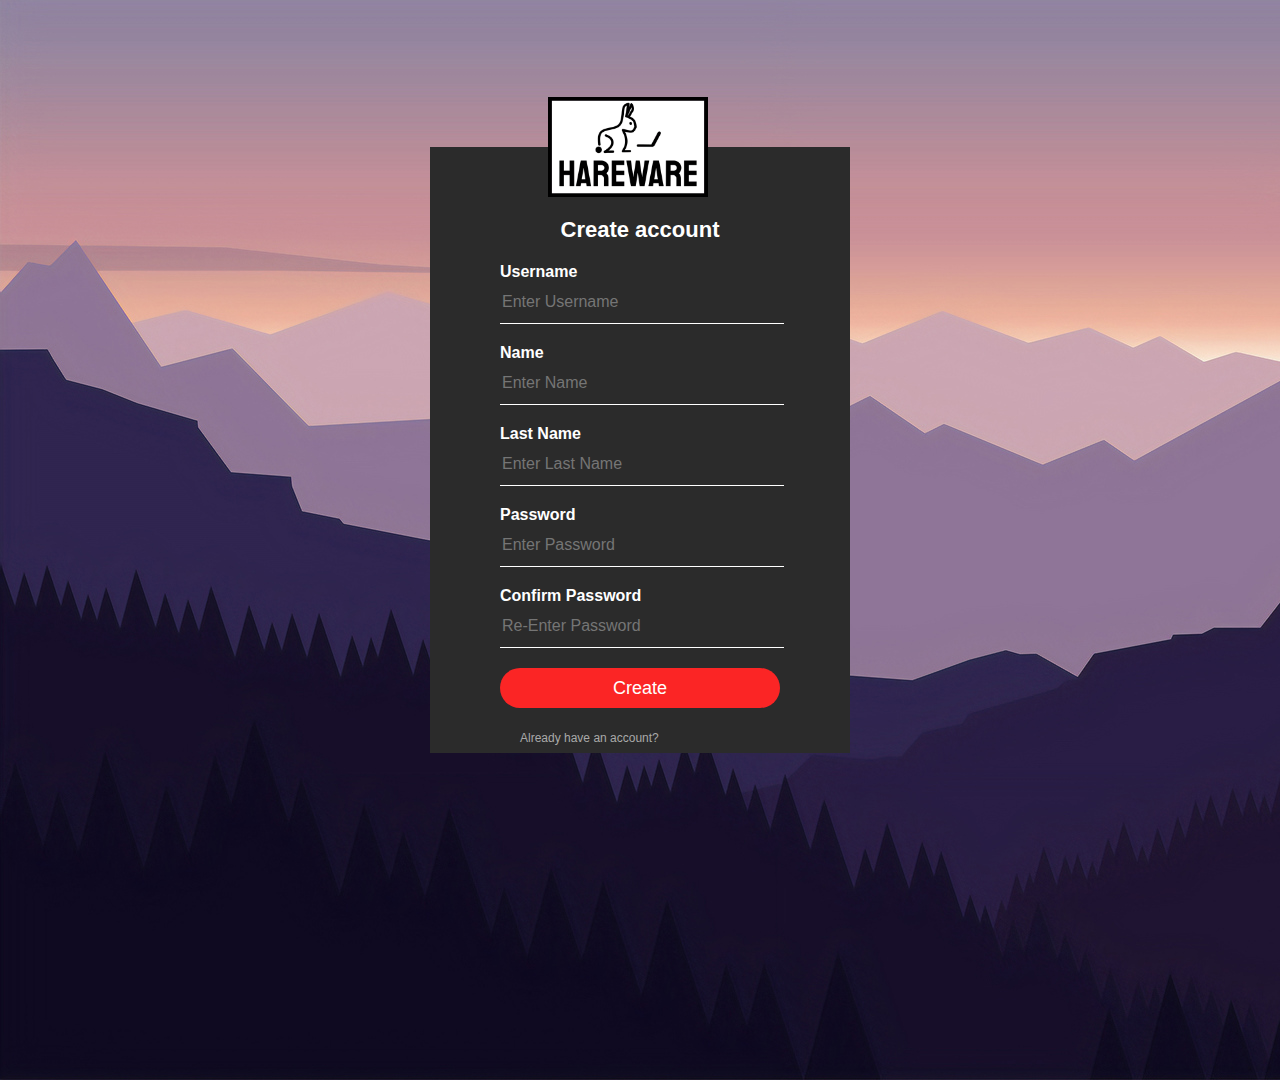
<file: urenregristratie/account/account.html>
<!DOCTYPE html>
<html lang="en">
<head>
  <meta charset="UTF-8">
  <meta http-equiv="X-UA-Compatible" content="IE=edge">
  <meta name="viewport" content="width=device-width, initial-scale=1.0">
  
  <title>Creat an account</title>
  <link rel="stylesheet" href="account.css">
</head>
<body>
  
  <div>
<img src="IMG/Background-Mac.jpg" class="background">
  </div>

  <div class="Login">
    <img src="IMG/Logo_HareWare.png" class="Logo">
  <h1>Create account</h1>
  
  
  
  
  
  
  
  <script type="text/javascript" language="JavaScript">
      
    //--------------------------------
    // This code compares two fields in a form and submit it
    // if they're the same, or not if they're different.
    //--------------------------------
    function checkEmail(theForm) {
      if (theForm.password.value != theForm.paswordcheck.value)
      {
        alert('those passwords dont match');
        return false;
      } else {
        return true;
      }
    }
    
    </script> 
  
  
  <form name="theForm" method="post" action="..\..\urenregristratie\login\index.html"onsubmit="return checkEmail(this);">
   
   <!--Hier maak ik de invul velden-->
    <p>Username</p>
    <input type="text" name="Username" placeholder="Enter Username" required>
    <p>Name</p>
    <input type="text" name="Name" placeholder="Enter Name" required>
    <p>Last Name</p>
    <input type="text" name="LastName" placeholder="Enter Last Name" required>
    <p>Password</p>
    <input type="password" name="password" placeholder="Enter Password" required>
    <p>Confirm Password</p>
    <input type="password" name="paswordcheck" placeholder="Re-Enter Password" required>
    <input type="submit" name="" value="Create">
    <!--<a href="#">Forgot your password?</a><br>-->
    <a href="../login/index.html">Already have an account?</a>


    
    
  </form>
  </div>
  
  


    



</body>
</html>
</file>
<file: urenregristratie/account/account.css>
body{
  margin: 0;
  padding:0;
  overflow: hidden;
  
}
/* de foto achter de inlog pagina*/
  .background {
   /* background-size: cover;
   background-position: center;
   font-family: sans-serif;
   background-repeat: no-repeat;
   height: 100vh;
   width: 100%;
   z-index: -300; */
   
  }
  /* de box zelf */
  .Login{ 
    padding: 70px 70px;
    width: 420px;
    background: #2b2b2b;
    color: #fff;
    top: 50%;
    Left: 50%;
    position: absolute;
    transform: translate(-50%,-50%);
    box-sizing: border-box;
    font-family: arial;
  }
/*het logo boven de inlog box*/
  .Logo{
    width: 160px;
    height: 100px;
    border-radius: 0%;
    position: absolute;
    top: -50px;
    left: calc(40% - 50px);
  }
 
  /* "Inlog here"*/
  h1{
    margin: 0;
    padding: 0 0 20px;
    text-align: center;
    font-size: 22px;
  }

  .Login p{
    margin: 0;
    padding: 0;
    font-weight: bold;
  }

  .Login input{
    width: 100%;
    margin-bottom: 20px;
  }
/* password box */
  .Login input[type="text"], input[type="Password"]
  {

    border: none;
    border-bottom: 1px solid #fff;
    background: transparent;
    outline: none;
    height: 40px;
    color: #fff;
    font-size: 16px;

  }
 /* Rode LOGIN knop*/
  .Login input[type="submit"]
{

  border: none;
  outline:none;
  height: 40px;
  background: #fb2525;
  color:#fff;
  font-size: 18px;
  border-radius: 20px;
}
/* het hover systeem */
 .Login input[type="submit"]:hover
 {

  cursor: pointer;
  background: #ffc107;
  color:#000;
 }
/* dont have a account? */
 .Login a{
  text-decoration: none;
  font-size: 12px;
  line-height: 20px;
  color: darkgray;
margin-left: 20px;
 }
/* hover kleurtje*/
 .Login a:hover
 {
   color: #ffc107;
 }

 form{
  height: 420px

 }
</file>
